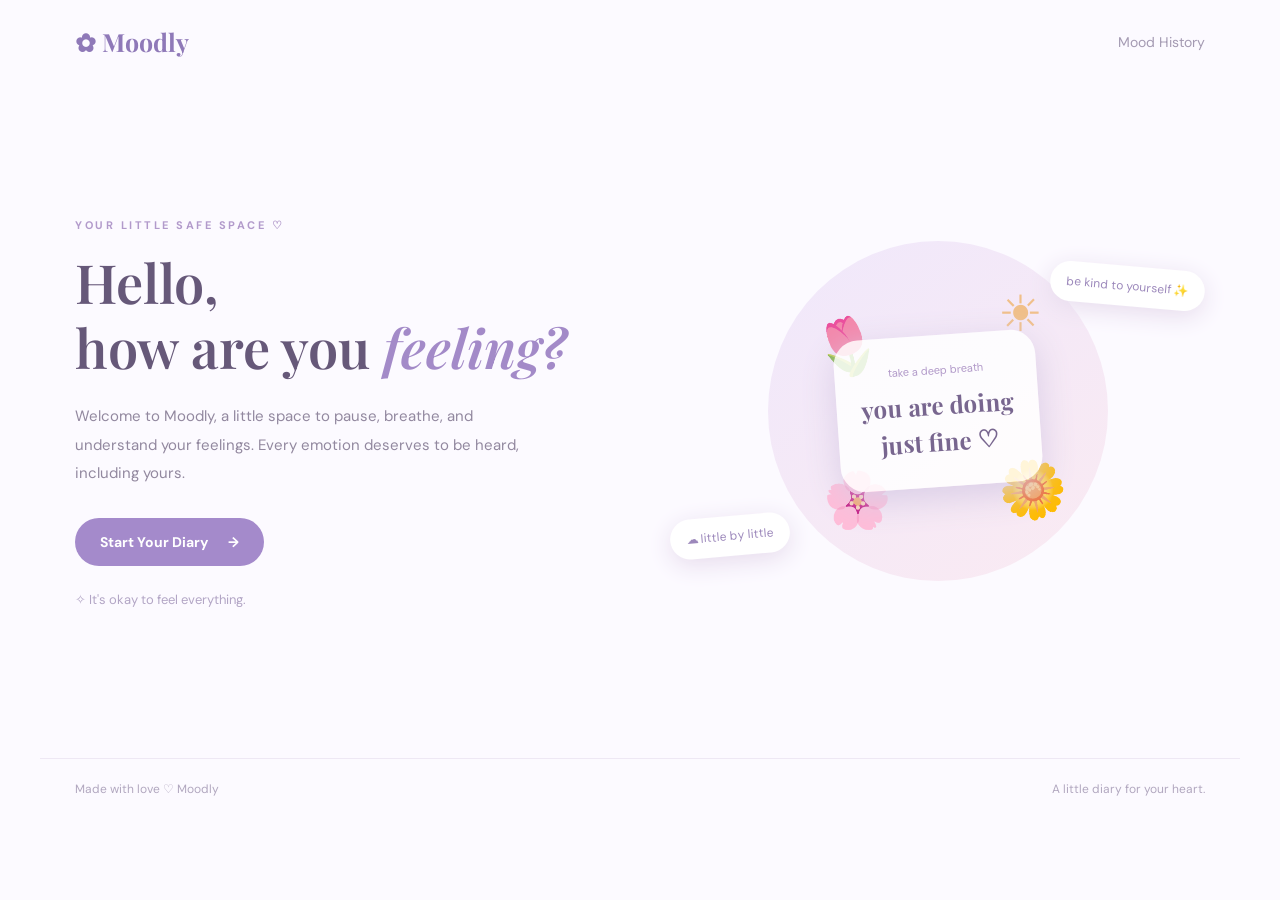
<file: index.html>
<!DOCTYPE html>
<html lang="id">
<head>
  <meta charset="UTF-8">
  <meta name="viewport" content="width=device-width, initial-scale=1.0">
  <title>Moodly — Your Little Mood Diary</title>
  <link rel="stylesheet" href="style.css">
</head>
<body>

  <header class="navbar">
    <a href="index.html" class="logo">✿ Moodly</a>
    <a href="historyt.html" class="nav-link">Mood History</a>
  </header>

  <main class="welcome">
    <div class="welcome-text">
      <span class="tagline">YOUR LITTLE SAFE SPACE ♡</span>
      <h1>Hello,<br>how are you <span>feeling?</span></h1>
      <p>
        Welcome to Moodly, a little space to pause, breathe,
        and understand your feelings. Every emotion deserves
        to be heard, including yours.
      </p>

      <a href="diary.html" class="btn-primary">
        Start Your Diary <span>→</span>
      </a>

      <div class="welcome-note">
        ✧ It's okay to feel everything.
      </div>
    </div>

    <div class="welcome-art">
      <div class="art-circle">
        <div class="sun">☀</div>
        <div class="flower flower-one">🌷</div>
        <div class="flower flower-two">🌼</div>
        <div class="flower flower-three">🌸</div>
        <div class="art-message">
          <span>take a deep breath</span>
          <strong>you are doing<br>just fine ♡</strong>
        </div>
      </div>
      <div class="floating-note note-one">be kind to yourself ✨</div>
      <div class="floating-note note-two">☁ little by little</div>
    </div>
  </main>

  <footer class="footer">
    <span>Made with love ♡ Moodly</span>
    <span>A little diary for your heart.</span>
  </footer>

</body>
</html>
</file>
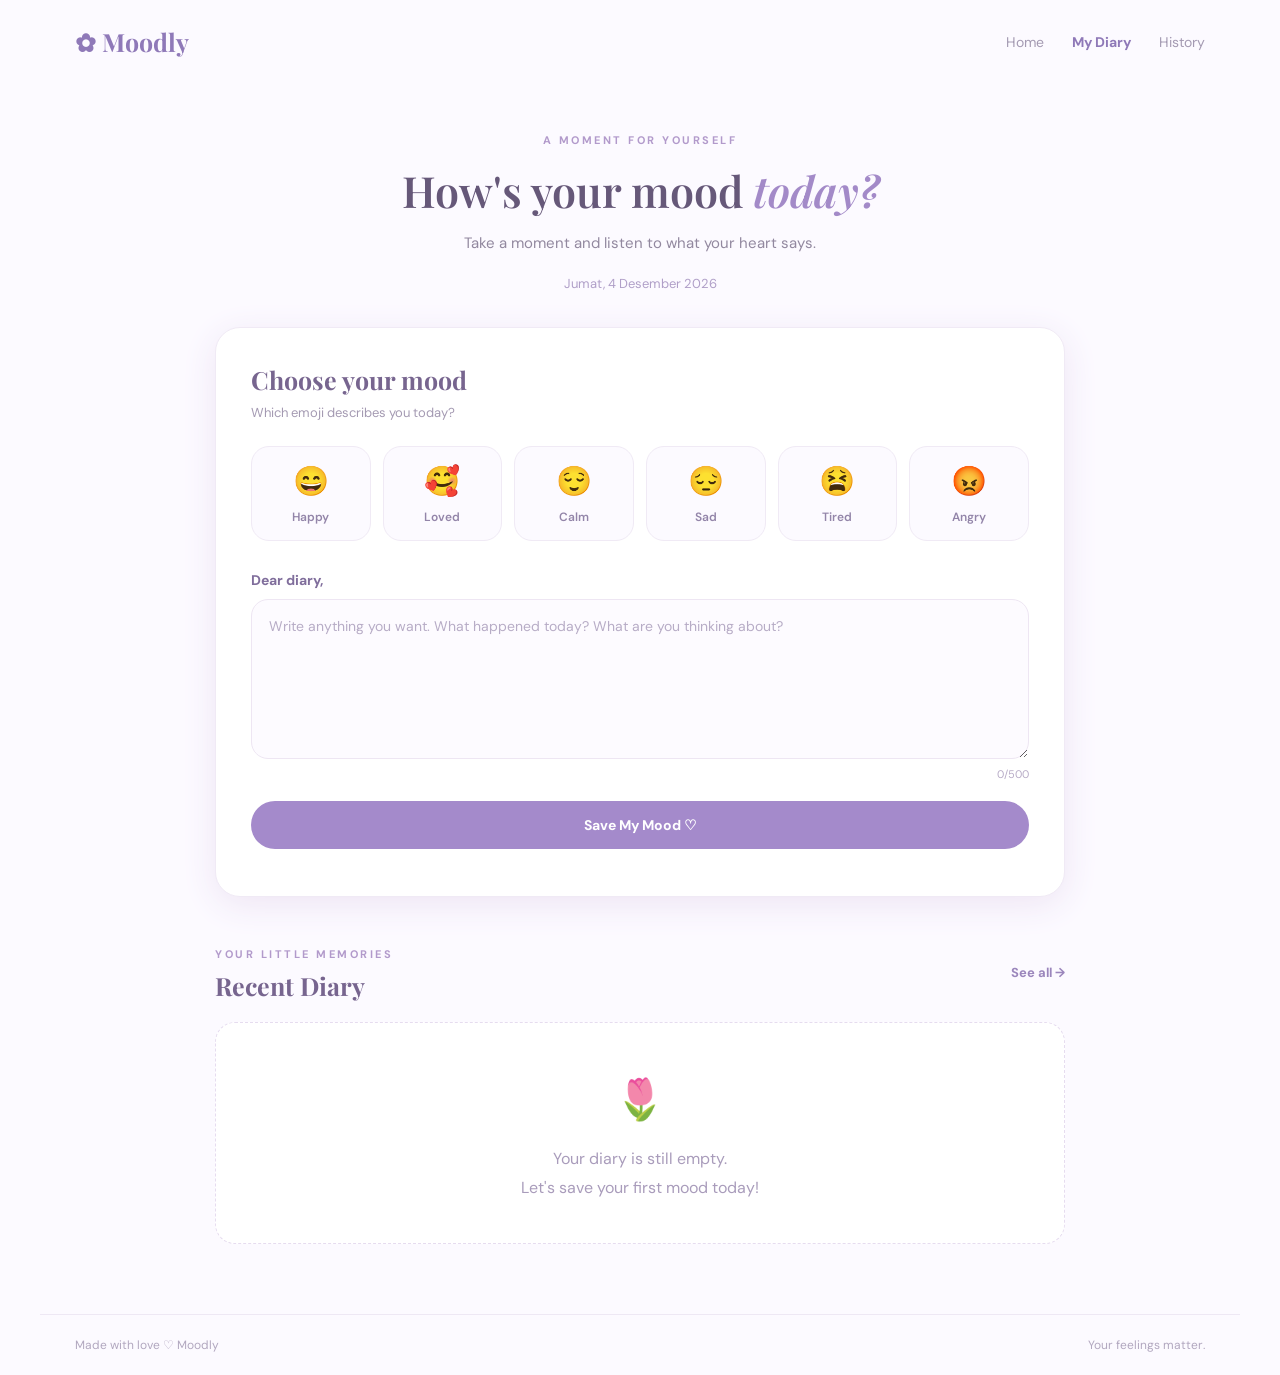
<file: diary.html>
<!DOCTYPE html>
<html lang="id">
<head>
  <meta charset="UTF-8">
  <meta name="viewport" content="width=device-width, initial-scale=1.0">
  <title>My Diary — Moodly</title>
  <link rel="stylesheet" href="style.css">
</head>
<body>

  <header class="navbar">
    <a href="index.html" class="logo">✿ Moodly</a>
    <nav class="nav-menu">
      <a href="index.html" class="nav-link">Home</a>
      <a href="diary.html" class="nav-link active-link">My Diary</a>
      <a href="historyt.html" class="nav-link">History</a>
    </nav>
  </header>

  <main class="content-page">
    <div class="page-heading">
      <span class="tagline">A MOMENT FOR YOURSELF</span>
      <h1>How's your mood <span>today?</span></h1>
      <p>Take a moment and listen to what your heart says.</p>
      <div id="currentDate" class="date-text"></div>
    </div>

    <section class="diary-card">
      <h2>Choose your mood</h2>
      <p class="small-text">Which emoji describes you today?</p>

      <div class="mood-grid">
        <button class="mood-option" data-mood="Happy" data-emoji="😄">
          <span class="mood-emoji">😄</span>
          <span>Happy</span>
        </button>

        <button class="mood-option" data-mood="Loved" data-emoji="🥰">
          <span class="mood-emoji">🥰</span>
          <span>Loved</span>
        </button>

        <button class="mood-option" data-mood="Calm" data-emoji="😌">
          <span class="mood-emoji">😌</span>
          <span>Calm</span>
        </button>

        <button class="mood-option" data-mood="Sad" data-emoji="😔">
          <span class="mood-emoji">😔</span>
          <span>Sad</span>
        </button>

        <button class="mood-option" data-mood="Tired" data-emoji="😫">
          <span class="mood-emoji">😫</span>
          <span>Tired</span>
        </button>

        <button class="mood-option" data-mood="Angry" data-emoji="😡">
          <span class="mood-emoji">😡</span>
          <span>Angry</span>
        </button>
      </div>

      <div class="writing-area">
        <label for="moodStory">Dear diary,</label>
        <textarea id="moodStory" maxlength="500"
          placeholder="Write anything you want. What happened today? What are you thinking about?"></textarea>
        <div class="character-count"><span id="charCount">0</span>/500</div>
      </div>

      <button id="saveMood" class="btn-primary full-btn">
        Save My Mood ♡
      </button>
      <p id="saveMessage" class="save-message"></p>
    </section>

    <section class="recent-section">
      <div class="section-title">
        <div>
          <span class="tagline">YOUR LITTLE MEMORIES</span>
          <h2>Recent Diary</h2>
        </div>
        <a href="historyt.html" class="see-all">See all →</a>
      </div>
      <div id="recentEntries" class="entries-list"></div>
    </section>
  </main>

  <footer class="footer">
    <span>Made with love ♡ Moodly</span>
    <span>Your feelings matter.</span>
  </footer>

  <script src="script.js"></script>
</body>
</html>
</file>
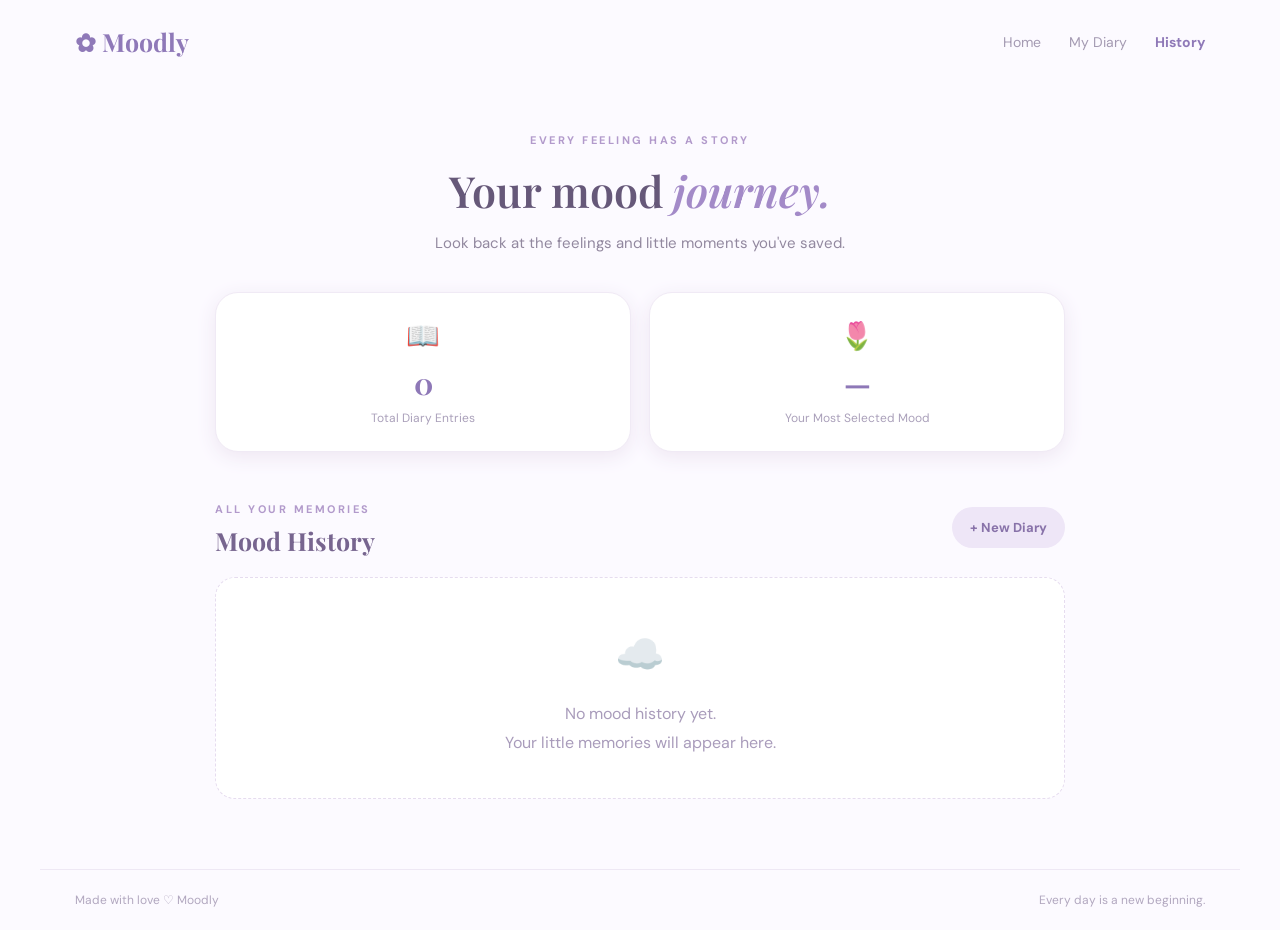
<file: history.html>
<!DOCTYPE html>
<html lang="id">
<head>
  <meta charset="UTF-8">
  <meta name="viewport" content="width=device-width, initial-scale=1.0">
  <title>Mood History — Moodly</title>
  <link rel="stylesheet" href="style.css">
</head>
<body>

  <header class="navbar">
    <a href="index.html" class="logo">✿ Moodly</a>
    <nav class="nav-menu">
      <a href="index.html" class="nav-link">Home</a>
      <a href="diary.html" class="nav-link">My Diary</a>
      <a href="historyt.html" class="nav-link active-link">History</a>
    </nav>
  </header>

  <main class="content-page">
    <div class="page-heading">
      <span class="tagline">EVERY FEELING HAS A STORY</span>
      <h1>Your mood <span>journey.</span></h1>
      <p>Look back at the feelings and little moments you've saved.</p>
    </div>

    <section class="stats-grid">
      <div class="stat-card">
        <span class="stat-icon">📖</span>
        <div id="totalEntries" class="stat-number">0</div>
        <p>Total Diary Entries</p>
      </div>

      <div class="stat-card">
        <span class="stat-icon">🌷</span>
        <div id="favoriteMood" class="stat-number">—</div>
        <p>Your Most Selected Mood</p>
      </div>
    </section>

    <section class="history-section">
      <div class="section-title">
        <div>
          <span class="tagline">ALL YOUR MEMORIES</span>
          <h2>Mood History</h2>
        </div>
        <a href="diary.html" class="btn-secondary">+ New Diary</a>
      </div>

      <div id="allEntries" class="entries-list"></div>
    </section>
  </main>

  <footer class="footer">
    <span>Made with love ♡ Moodly</span>
    <span>Every day is a new beginning.</span>
  </footer>

  <script src="script.js"></script>
</body>
</html>
</file>
<file: style.css>
@import url('https://fonts.googleapis.com/css2?family=DM+Sans:wght@400;500;600;700&family=Playfair+Display:wght@500;600;700&display=swap');

:root {
  --bg: #fcfaff;
  --purple: #8f79b8;
  --purple-dark: #725b99;
  --lavender: #eee7f7;
  --pink: #f6e6ef;
  --text: #625774;
  --muted: #a49ab2;
  --white: #ffffff;
  --border: #eee8f4;
}

* {
  margin: 0;
  padding: 0;
  box-sizing: border-box;
}

body {
  background: var(--bg);
  color: var(--text);
  font-family: 'DM Sans', sans-serif;
  min-height: 100vh;
}

a {
  text-decoration: none;
  color: inherit;
}

button {
  font-family: inherit;
}

.navbar {
  width: 100%;
  max-width: 1200px;
  margin: auto;
  padding: 25px 35px;
  display: flex;
  align-items: center;
  justify-content: space-between;
}

.logo {
  font-family: 'Playfair Display', serif;
  color: var(--purple);
  font-size: 25px;
  font-weight: 700;
}

.nav-menu {
  display: flex;
  gap: 28px;
  align-items: center;
}

.nav-link {
  font-size: 14px;
  color: var(--muted);
  transition: 0.3s;
}

.nav-link:hover,
.active-link {
  color: var(--purple);
  font-weight: 700;
}

.welcome {
  max-width: 1200px;
  min-height: 75vh;
  margin: auto;
  padding: 50px 35px 70px;
  display: grid;
  grid-template-columns: 1fr 1fr;
  align-items: center;
  gap: 60px;
}

.tagline {
  font-size: 11px;
  font-weight: 700;
  letter-spacing: 2.5px;
  color: #b29acb;
  display: inline-block;
  margin-bottom: 18px;
}

.welcome-text h1,
.page-heading h1 {
  font-family: 'Playfair Display', serif;
  font-weight: 600;
  line-height: 1.2;
  font-size: 54px;
  color: #665879;
}

.welcome-text h1 span,
.page-heading h1 span {
  color: #a38ac8;
  font-style: italic;
}

.welcome-text p,
.page-heading p {
  font-size: 15px;
  line-height: 1.9;
  color: #92889f;
  max-width: 460px;
  margin-top: 22px;
}

.btn-primary {
  display: inline-flex;
  align-items: center;
  justify-content: center;
  gap: 20px;
  margin-top: 30px;
  padding: 15px 25px;
  border: none;
  border-radius: 50px;
  background: #a48acb;
  color: white;
  font-size: 14px;
  font-weight: 700;
  cursor: pointer;
  transition: 0.25s;
}

.btn-primary:hover {
  background: var(--purple-dark);
  transform: translateY(-2px);
  box-shadow: 0 8px 20px #dcd0eb;
}

.welcome-note {
  margin-top: 25px;
  color: #b2a5c5;
  font-size: 13px;
}

.welcome-art {
  min-height: 420px;
  display: flex;
  align-items: center;
  justify-content: center;
  position: relative;
}

.art-circle {
  width: 340px;
  height: 340px;
  border-radius: 50%;
  background: linear-gradient(145deg, #f0e8fb, #faeaf2);
  position: relative;
  display: flex;
  justify-content: center;
  align-items: center;
}

.sun {
  position: absolute;
  right: 65px;
  top: 40px;
  font-size: 50px;
  color: #f0bf88;
}

.flower {
  position: absolute;
  font-size: 55px;
}

.flower-one {
  left: 45px;
  top: 70px;
  transform: rotate(-15deg);
}

.flower-two {
  right: 40px;
  bottom: 55px;
  transform: rotate(15deg);
}

.flower-three {
  left: 55px;
  bottom: 45px;
}

.art-message {
  background: #ffffffd9;
  padding: 28px 25px;
  border-radius: 25px;
  text-align: center;
  box-shadow: 0 10px 35px #d9cde6;
  transform: rotate(-4deg);
}

.art-message span {
  display: block;
  font-size: 11px;
  color: #b29ac9;
  margin-bottom: 10px;
}

.art-message strong {
  font-family: 'Playfair Display', serif;
  font-size: 24px;
  color: #78668f;
  line-height: 1.5;
}

.floating-note {
  position: absolute;
  background: white;
  box-shadow: 0 6px 25px #e7dced;
  border-radius: 30px;
  padding: 12px 16px;
  color: #9c88bb;
  font-size: 12px;
}

.note-one {
  top: 65px;
  right: 0;
  transform: rotate(5deg);
}

.note-two {
  left: 0;
  bottom: 65px;
  transform: rotate(-5deg);
}

.footer {
  border-top: 1px solid var(--border);
  padding: 22px 35px;
  max-width: 1200px;
  margin: auto;
  display: flex;
  justify-content: space-between;
  color: #b1a7bf;
  font-size: 12px;
}

/* HALAMAN DIARY DAN HISTORY */

.content-page {
  max-width: 900px;
  margin: auto;
  padding: 45px 25px 70px;
}

.page-heading {
  text-align: center;
  margin-bottom: 35px;
}

.page-heading h1 {
  font-size: 43px;
}

.page-heading p {
  max-width: none;
  margin-top: 12px;
}

.date-text {
  margin-top: 18px;
  font-size: 13px;
  color: #b09fc8;
}

.diary-card {
  background: white;
  padding: 35px;
  border-radius: 25px;
  border: 1px solid #f0eaf5;
  box-shadow: 0 8px 35px #eee5f4;
}

.diary-card h2,
.section-title h2 {
  font-family: 'Playfair Display', serif;
  color: #77658f;
  font-size: 25px;
}

.small-text {
  font-size: 13px;
  color: var(--muted);
  margin-top: 8px;
}

.mood-grid {
  display: grid;
  grid-template-columns: repeat(6, 1fr);
  gap: 12px;
  margin: 25px 0 30px;
}

.mood-option {
  border: 1px solid #f0eaf5;
  background: #fcfaff;
  border-radius: 18px;
  padding: 15px 5px;
  color: #9385a9;
  cursor: pointer;
  transition: 0.2s;
}

.mood-option:hover {
  transform: translateY(-3px);
  background: #f5effb;
}

.mood-option.selected {
  background: #eee5f9;
  border: 2px solid #ad93d3;
  color: #796493;
}

.mood-emoji {
  display: block;
  font-size: 29px;
  margin-bottom: 8px;
}

.mood-option span:last-child {
  font-size: 12px;
  font-weight: 600;
}

.writing-area label {
  display: block;
  color: #806e9c;
  font-weight: 700;
  font-size: 14px;
  margin-bottom: 10px;
}

.writing-area textarea {
  display: block;
  width: 100%;
  min-height: 160px;
  padding: 17px;
  border-radius: 17px;
  border: 1px solid #eee6f3;
  background: #fdfbff;
  font-family: 'DM Sans', sans-serif;
  color: var(--text);
  font-size: 14px;
  resize: vertical;
  outline: none;
  transition: 0.2s;
}

.writing-area textarea:focus {
  border-color: #b69bd8;
  box-shadow: 0 0 0 3px #f0e8fa;
}

.writing-area textarea::placeholder {
  color: #b7acc6;
}

.character-count {
  text-align: right;
  font-size: 11px;
  color: #b7abc6;
  margin-top: 8px;
}

.full-btn {
  width: 100%;
  margin-top: 20px;
}

.save-message {
  text-align: center;
  font-size: 13px;
  color: #8c78b5;
  margin-top: 12px;
}

.recent-section,
.history-section {
  margin-top: 45px;
}

.section-title {
  display: flex;
  justify-content: space-between;
  align-items: center;
  gap: 15px;
  margin-bottom: 20px;
}

.section-title .tagline {
  margin-bottom: 8px;
}

.see-all {
  color: #9b86bc;
  font-size: 13px;
  font-weight: 700;
}

.btn-secondary {
  display: inline-block;
  background: #eee6f7;
  color: #8872a9;
  padding: 12px 18px;
  border-radius: 30px;
  font-size: 13px;
  font-weight: 700;
  transition: 0.2s;
}

.btn-secondary:hover {
  background: #e5d8f3;
}

.entries-list {
  display: grid;
  gap: 14px;
}

.entry-card {
  background: white;
  border: 1px solid #f0eaf5;
  border-radius: 20px;
  padding: 22px;
  box-shadow: 0 5px 20px #eee6f2;
}

.entry-top {
  display: flex;
  align-items: center;
  gap: 14px;
}

.entry-emoji {
  width: 55px;
  height: 55px;
  display: grid;
  place-items: center;
  background: #f4eefb;
  border-radius: 16px;
  font-size: 28px;
}

.entry-mood {
  font-weight: 700;
  color: #806b9f;
}

.entry-date {
  font-size: 12px;
  color: #b2a6c3;
  margin-top: 4px;
}

.entry-story {
  margin-top: 15px;
  color: #898095;
  font-size: 14px;
  line-height: 1.8;
  overflow-wrap: anywhere;
}

.stats-grid {
  display: grid;
  grid-template-columns: 1fr 1fr;
  gap: 18px;
  margin-bottom: 40px;
}

.stat-card {
  background: white;
  border: 1px solid #f0eaf5;
  border-radius: 23px;
  padding: 25px;
  text-align: center;
  box-shadow: 0 5px 20px #eee6f2;
}

.stat-icon {
  display: block;
  font-size: 27px;
  margin-bottom: 10px;
}

.stat-number {
  color: #8e78b7;
  font-family: 'Playfair Display', serif;
  font-size: 30px;
  font-weight: 700;
}

.stat-card p {
  font-size: 12px;
  color: #aaa0ba;
  margin-top: 7px;
}

.empty-state {
  background: white;
  padding: 40px 20px;
  text-align: center;
  border: 1px dashed #e6dcef;
  border-radius: 20px;
  color: #a99cbb;
  line-height: 1.8;
}

.empty-state .empty-icon {
  font-size: 40px;
  display: block;
  margin-bottom: 10px;
}

@media(max-width:700px) {
  .navbar {
    padding: 20px;
  }

  .nav-menu {
    gap: 15px;
  }

  .nav-link {
    font-size: 12px;
  }

  .welcome {
    grid-template-columns: 1fr;
    padding: 40px 22px;
    gap: 25px;
  }

  .welcome-text h1 {
    font-size: 42px;
  }

  .welcome-art {
    min-height: 330px;
  }

  .art-circle {
    width: 280px;
    height: 280px;
  }

  .content-page {
    padding: 35px 17px 50px;
  }

  .page-heading h1 {
    font-size: 35px;
  }

  .diary-card {
    padding: 23px 17px;
  }

  .mood-grid {
    grid-template-columns: repeat(3, 1fr);
    gap: 10px;
  }

  .stats-grid {
    gap: 10px;
  }

  .stat-card {
    padding: 18px 8px;
  }

  .section-title h2 {
    font-size: 22px;
  }

  .footer {
    padding: 20px;
    gap: 10px;
    flex-direction: column;
    text-align: center;
  }

  .note-one {
    right: -5px;
  }

  .note-two {
    left: -5px;
  }
}

@media(max-width:380px) {
  .nav-menu {
    width: 100%;
    justify-content: center;
  }

  .mood-option {
    padding: 13px 3px;
  }
}
</file>
